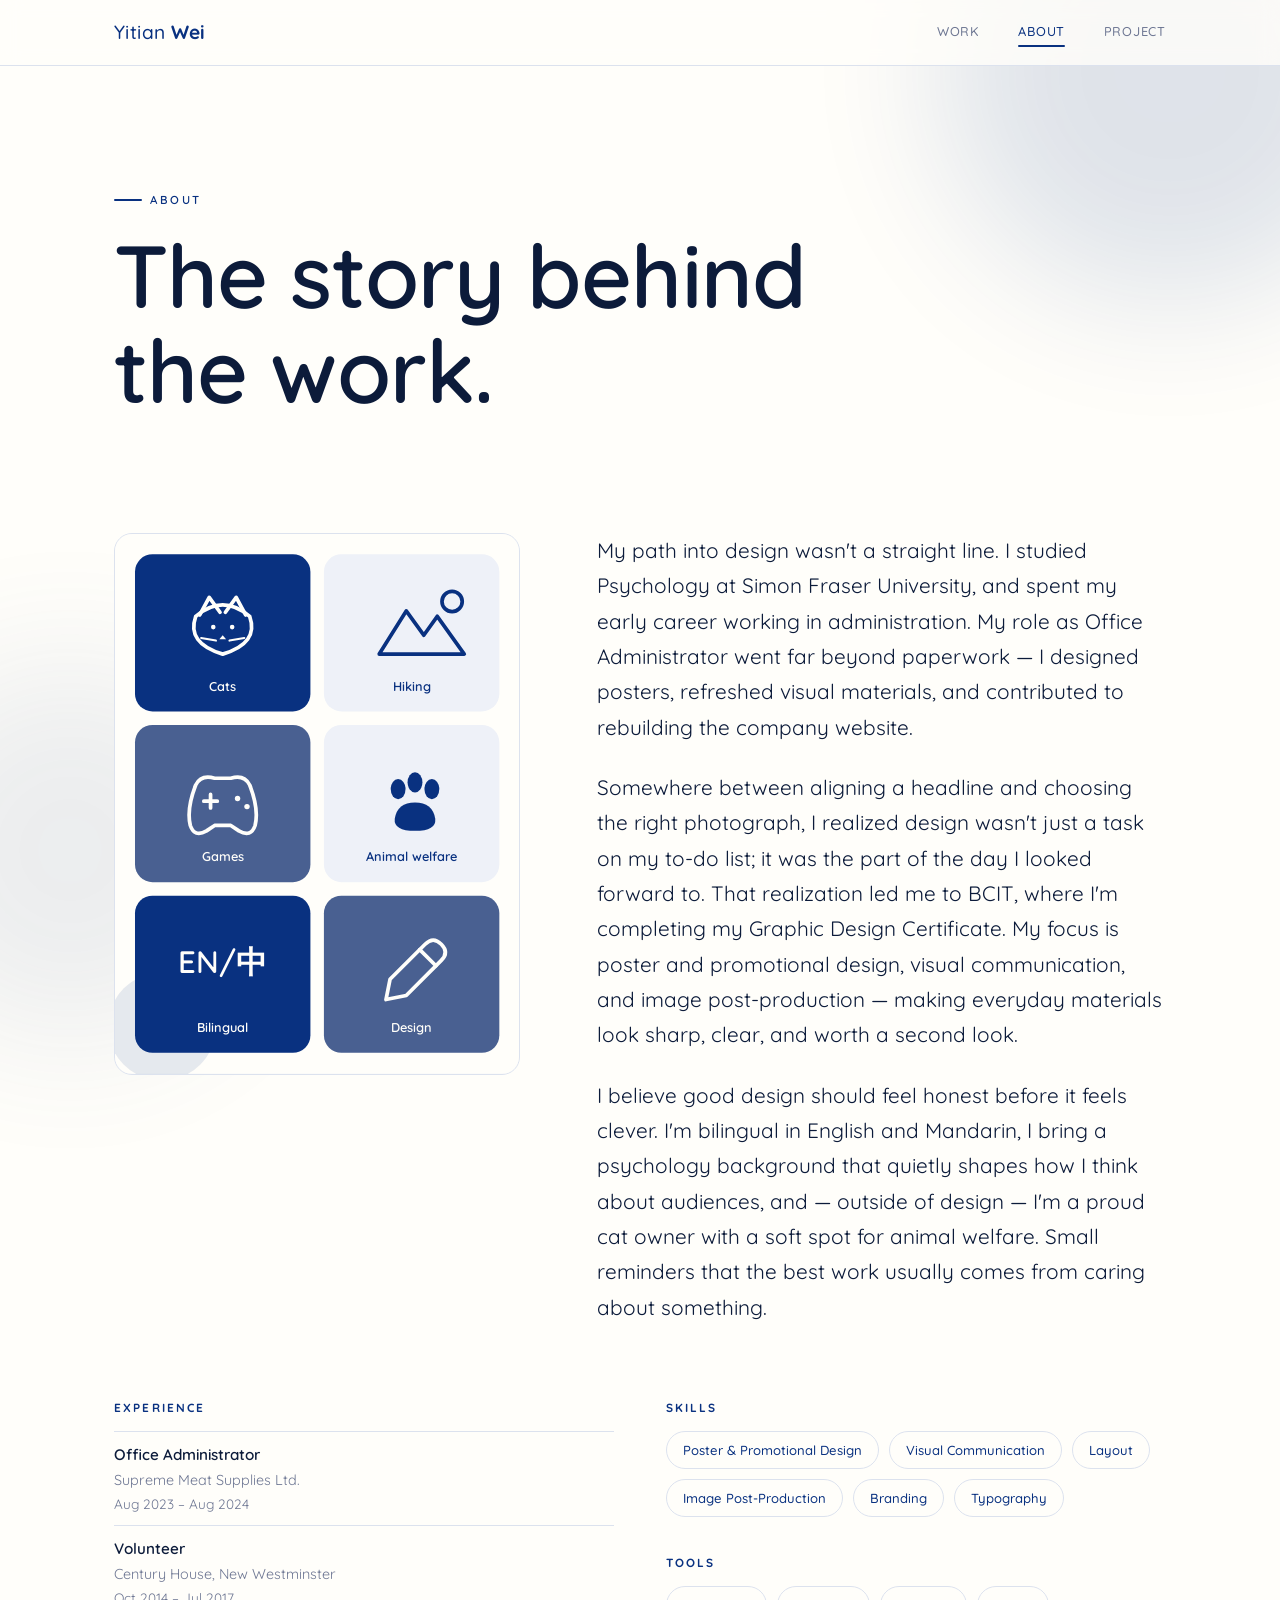
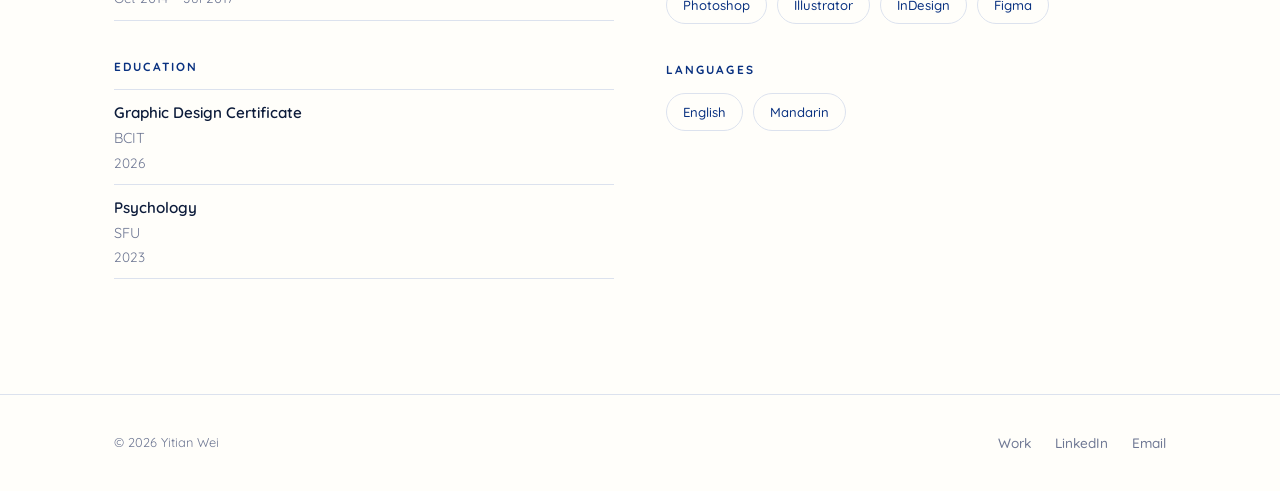
<file: about.html>
<!DOCTYPE html>
<html lang="en">
<head>
  <meta charset="UTF-8" />
  <meta name="viewport" content="width=device-width, initial-scale=1.0" />
  <title>About — Yitian Wei</title>
  <meta name="description" content="The story behind the work: Yitian Wei's path from administration into graphic design." />
  <link rel="preconnect" href="https://fonts.googleapis.com" />
  <link rel="preconnect" href="https://fonts.gstatic.com" crossorigin />
  <link href="https://fonts.googleapis.com/css2?family=Quicksand:wght@300;400;500;600;700&display=swap" rel="stylesheet" />
  <link rel="stylesheet" href="css/styles.css" />
</head>
<body>
  <div class="blob blob--1"></div>
  <div class="blob blob--2"></div>

  <!-- NAV -->
  <nav class="nav">
    <div class="nav__inner">
      <a class="nav__logo" href="index.html">Yitian <b>Wei</b></a>
      <div class="nav__links">
        <a href="index.html">Work</a>
        <a href="about.html" aria-current="page">About</a>
        <a href="work-personal-identity.html">Project</a>
      </div>
    </div>
  </nav>

  <!-- INTRO -->
  <header class="section wrap" style="padding-bottom:0;">
    <p class="eyebrow reveal d1">About</p>
    <h1 class="reveal d2" style="font-size:clamp(2.6rem,7vw,5.5rem); margin-top:18px; max-width:14ch;">The story behind the work.</h1>
  </header>

  <!-- BODY -->
  <section class="section wrap">
    <div class="about-grid">

      <!-- PORTRAIT → on-brand "interests" collage (no photo) -->
      <div class="portrait reveal d2" style="background:var(--paper-2);">
        <svg viewBox="0 0 600 800" width="100%" height="100%" preserveAspectRatio="xMidYMid slice" xmlns="http://www.w3.org/2000/svg" role="img" aria-label="A few things I love: cats, hiking, games, animal welfare, bilingual, design">
          <defs>
            <style>
              .lbl { font-family:'Quicksand',sans-serif; font-weight:600; font-size:19px; }
              .ic  { fill:none; stroke-width:5.5; stroke-linecap:round; stroke-linejoin:round; }
            </style>
          </defs>
          <rect width="600" height="800" fill="#FFFEFA"/>
          <!-- soft brand blobs -->
          <path d="M520 70 q70 30 30 90 q-50 50 -90 10 q-40 -60 60 -100 z" fill="#496091" opacity="0.16"/>
          <circle cx="70" cy="730" r="80" fill="#093180" opacity="0.10"/>

          <!-- A · Cat (cobalt) -->
          <rect x="30" y="30" width="260" height="233" rx="26" fill="#093180"/>
          <g stroke="#FFFEFA" class="ic">
            <path d="M126 120 l14 -26 l16 22"/>
            <path d="M194 120 l-14 -26 l-16 22"/>
            <path d="M120 122 q40 -34 80 0 q14 40 -40 56 q-54 -16 -40 -56 z"/>
          </g>
          <circle cx="146" cy="138" r="3.4" fill="#FFFEFA"/><circle cx="174" cy="138" r="3.4" fill="#FFFEFA"/>
          <path d="M160 150 l-5 6 h10 z" fill="#FFFEFA"/>
          <g stroke="#FFFEFA" stroke-width="3" stroke-linecap="round"><path d="M150 158 l-22 -4"/><path d="M170 158 l22 -4"/></g>
          <text x="160" y="232" text-anchor="middle" class="lbl" fill="#FFFEFA">Cats</text>

          <!-- B · Hiking (light) -->
          <rect x="310" y="30" width="260" height="233" rx="26" fill="#EEF1F8"/>
          <circle cx="500" cy="100" r="15" stroke="#093180" class="ic"/>
          <path d="M392 178 l40 -64 l26 36 l20 -28 l40 56 z" stroke="#093180" class="ic"/>
          <text x="440" y="232" text-anchor="middle" class="lbl" fill="#093180">Hiking</text>

          <!-- C · Games (muted) -->
          <rect x="30" y="283" width="260" height="233" rx="26" fill="#496091"/>
          <g stroke="#FFFEFA" class="ic">
            <path d="M120 372 q-14 36 -8 60 q6 18 24 8 l12 -8 h24 l12 8 q18 10 24 -8 q6 -24 -8 -60 q-8 -16 -28 -10 h-24 q-20 -6 -28 10 z"/>
            <path d="M132 396 h20 M142 386 v20"/>
          </g>
          <circle cx="182" cy="392" r="4" fill="#FFFEFA"/><circle cx="196" cy="404" r="4" fill="#FFFEFA"/>
          <text x="160" y="485" text-anchor="middle" class="lbl" fill="#FFFEFA">Games</text>

          <!-- D · Animal welfare paw (light) -->
          <rect x="310" y="283" width="260" height="233" rx="26" fill="#EEF1F8"/>
          <g fill="#093180">
            <ellipse cx="420" cy="378" rx="11" ry="15"/><ellipse cx="445" cy="368" rx="11" ry="15"/>
            <ellipse cx="470" cy="378" rx="11" ry="15"/>
            <path d="M445 398 q-26 0 -30 24 q-2 18 30 18 q32 0 30 -18 q-4 -24 -30 -24 z"/>
          </g>
          <text x="440" y="485" text-anchor="middle" class="lbl" fill="#093180">Animal welfare</text>

          <!-- E · Bilingual (cobalt) -->
          <rect x="30" y="536" width="260" height="233" rx="26" fill="#093180"/>
          <text x="160" y="650" text-anchor="middle" font-family="Quicksand,sans-serif" font-weight="600" font-size="46" fill="#FFFEFA">EN/中</text>
          <text x="160" y="738" text-anchor="middle" class="lbl" fill="#FFFEFA">Bilingual</text>

          <!-- F · Design (muted) -->
          <rect x="310" y="536" width="260" height="233" rx="26" fill="#496091"/>
          <g stroke="#FFFEFA" class="ic">
            <path d="M408 660 l52 -52 q12 -12 24 0 q12 12 0 24 l-52 52 l-30 6 z"/>
            <path d="M452 616 l24 24"/>
          </g>
          <text x="440" y="738" text-anchor="middle" class="lbl" fill="#FFFEFA">Design</text>
        </svg>
      </div>

      <!-- PROSE -->
      <div class="prose lead reveal d3">
        <p>
          My path into design wasn't a straight line. I studied Psychology at Simon Fraser
          University, and spent my early career working in administration. My role as Office
          Administrator went far beyond paperwork — I designed posters, refreshed visual 
          materials, and contributed to rebuilding the company website.
        </p>
        <p>
          Somewhere between aligning a headline and choosing the right photograph, I realized
          design wasn't just a task on my to-do list; it was the part of the day I looked
          forward to. That realization led me to BCIT, where I'm completing my Graphic Design
          Certificate. My focus is poster and promotional design, visual communication, and
          image post-production — making everyday materials look sharp, clear, and worth a
          second look.
        </p>
        <p>
          I believe good design should feel honest before it feels clever. I'm bilingual in
          English and Mandarin, I bring a psychology background that quietly shapes how I think
          about audiences, and — outside of design — I'm a proud cat owner with a soft spot for
          animal welfare. Small reminders that the best work usually comes from caring about
          something.
        </p>
      </div>
    </div>

    <!-- FACTS -->
    <div class="facts">
      <div class="reveal d3">
        <h3>Experience</h3>
        <ul>
          <li>
            <div class="role">Office Administrator</div>
            <div class="muted" style="font-size:0.9rem;">Supreme Meat Supplies Ltd.</div>
            <div class="when">Aug 2023 – Aug 2024</div>
          </li>
          <li>
            <div class="role">Volunteer</div>
            <div class="muted" style="font-size:0.9rem;">Century House, New Westminster</div>
            <div class="when">Oct 2014 – Jul 2017</div>
          </li>
        </ul>

        <h3 style="margin-top:40px;">Education</h3>
        <ul>
          <li>
            <div class="role">Graphic Design Certificate</div>
            <div class="muted" style="font-size:0.9rem;">BCIT</div>
            <div class="when">2026</div>
          </li>
          <li>
            <div class="role">Psychology</div>
            <div class="muted" style="font-size:0.9rem;">SFU</div>
            <div class="when">2023</div>
          </li>
        </ul>
      </div>

      <div class="reveal d4">
        <h3>Skills</h3>
        <div class="skills-tags">
          <span>Poster &amp; Promotional Design</span>
          <span>Visual Communication</span>
          <span>Layout</span>
          <span>Image Post-Production</span>
          <span>Branding</span>
          <span>Typography</span>
        </div>

        <h3 style="margin-top:40px;">Tools</h3>
        <div class="skills-tags">
          <span>Photoshop</span>
          <span>Illustrator</span>
          <span>InDesign</span>
          <span>Figma</span>
        </div>

        <h3 style="margin-top:40px;">Languages</h3>
        <div class="skills-tags">
          <span>English</span>
          <span>Mandarin</span>
        </div>
      </div>
    </div>
  </section>

  <!-- FOOTER -->
  <footer class="footer">
    <div class="footer__inner">
      <span class="copy">© 2026 Yitian Wei</span>
      <div style="display:flex; gap:24px;">
        <a href="index.html">Work</a>
        <a href="https://www.linkedin.com/in/yitianw/" target="_blank" rel="noopener">LinkedIn</a>
        <a href="mailto:yitianweibiz@gmail.com">Email</a>
      </div>
    </div>
  </footer>

</body>
</html>
</file>
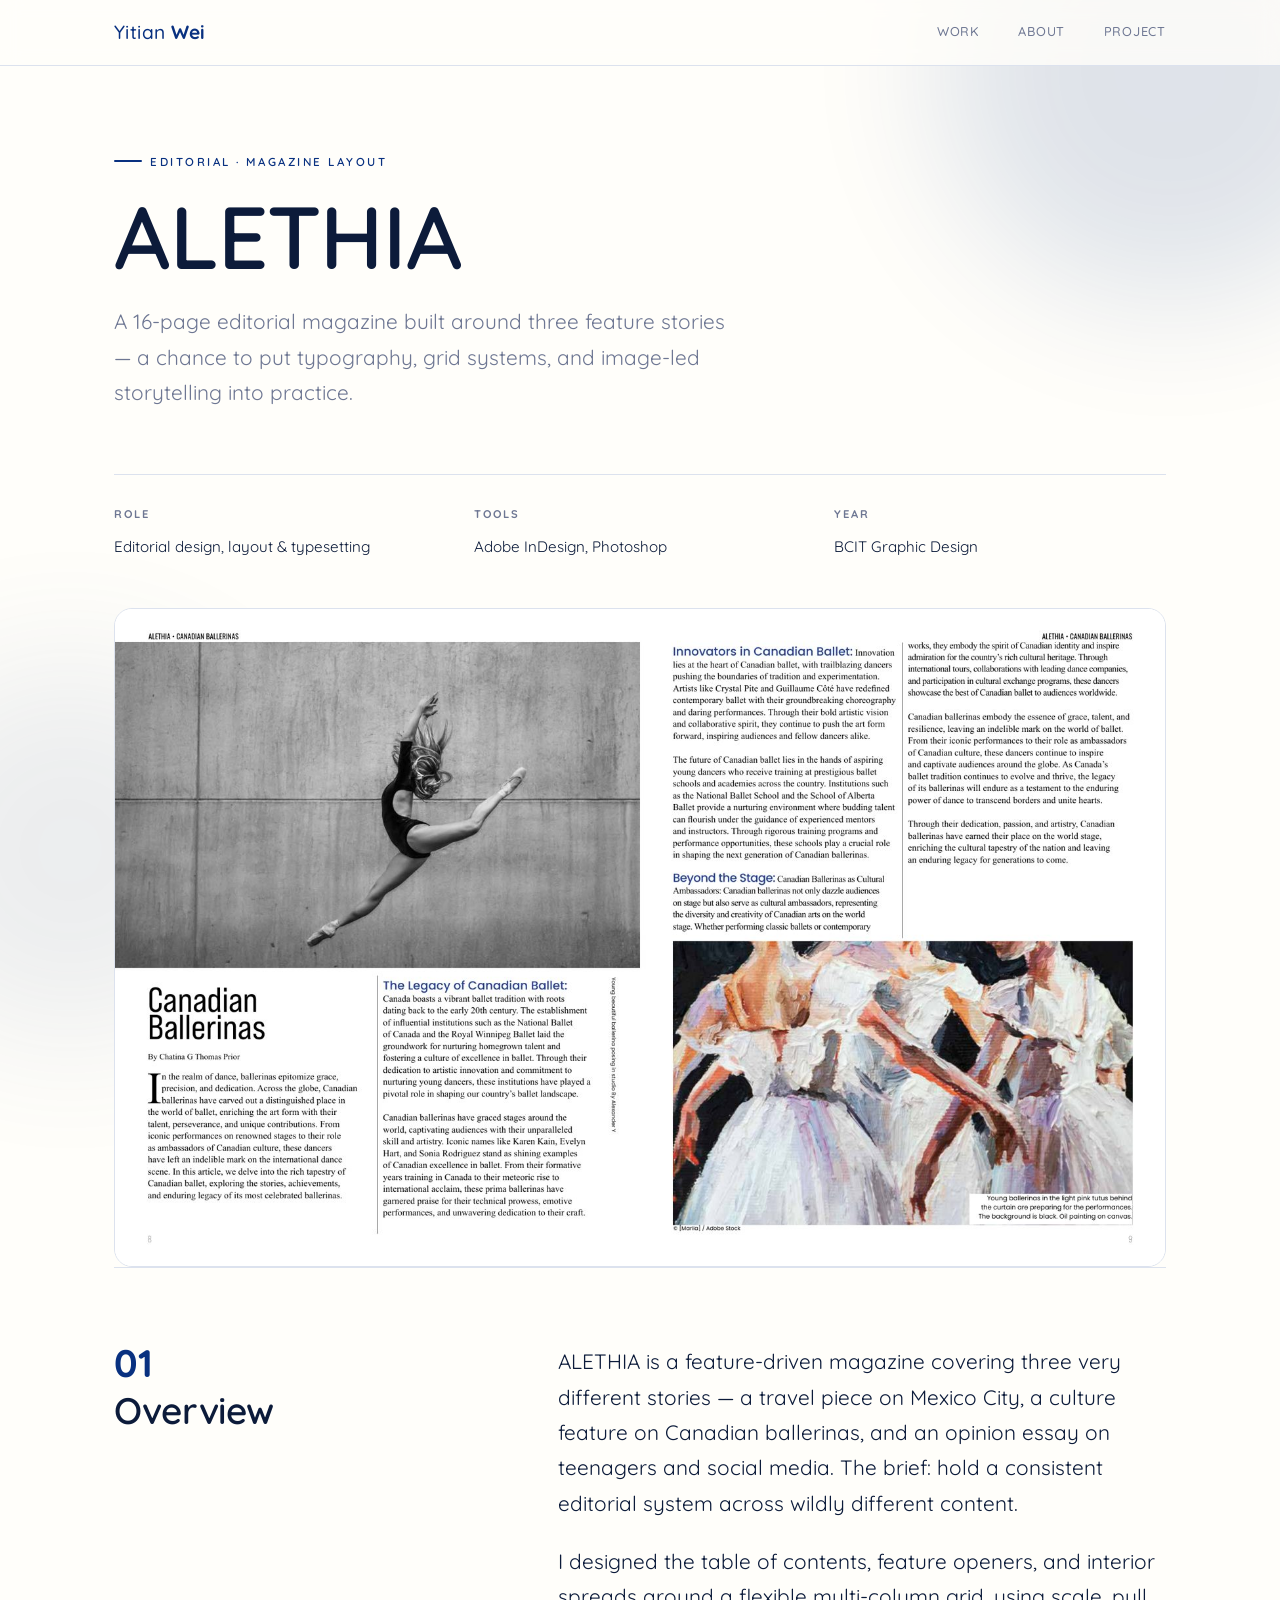
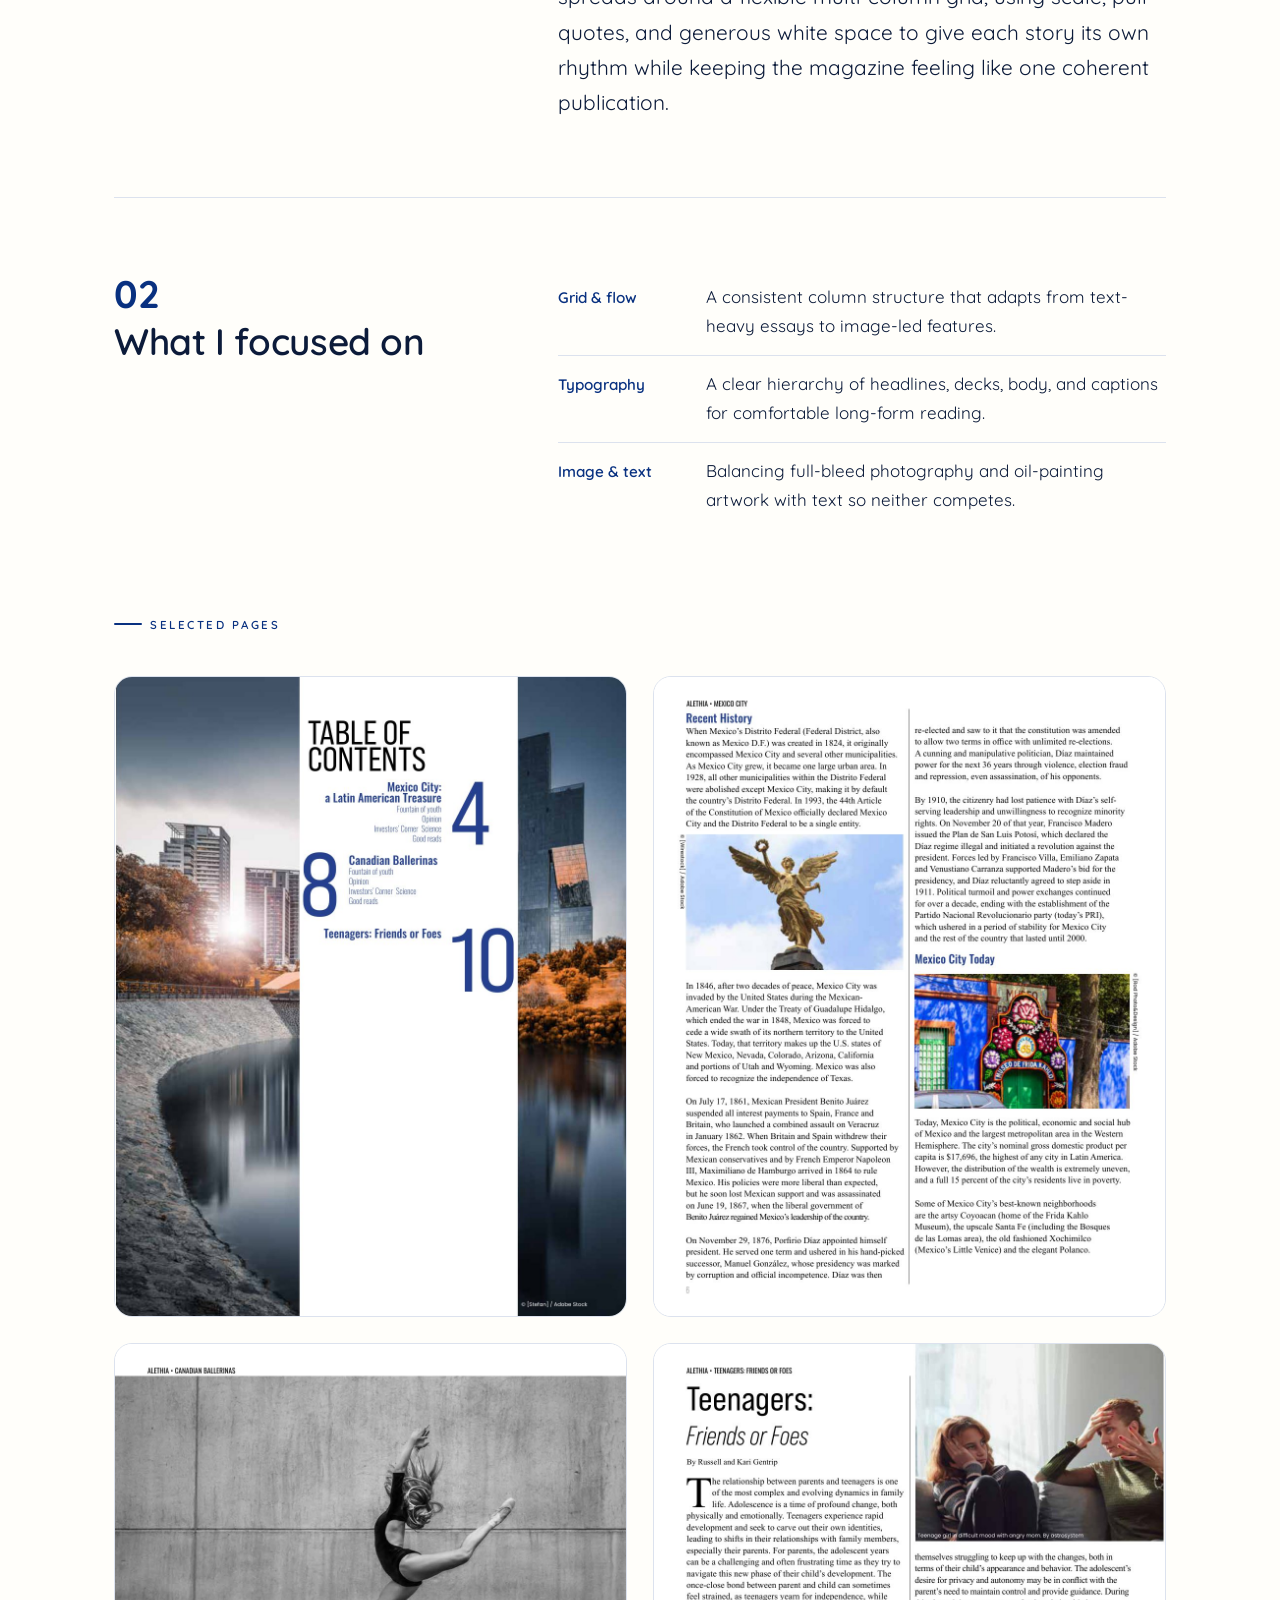
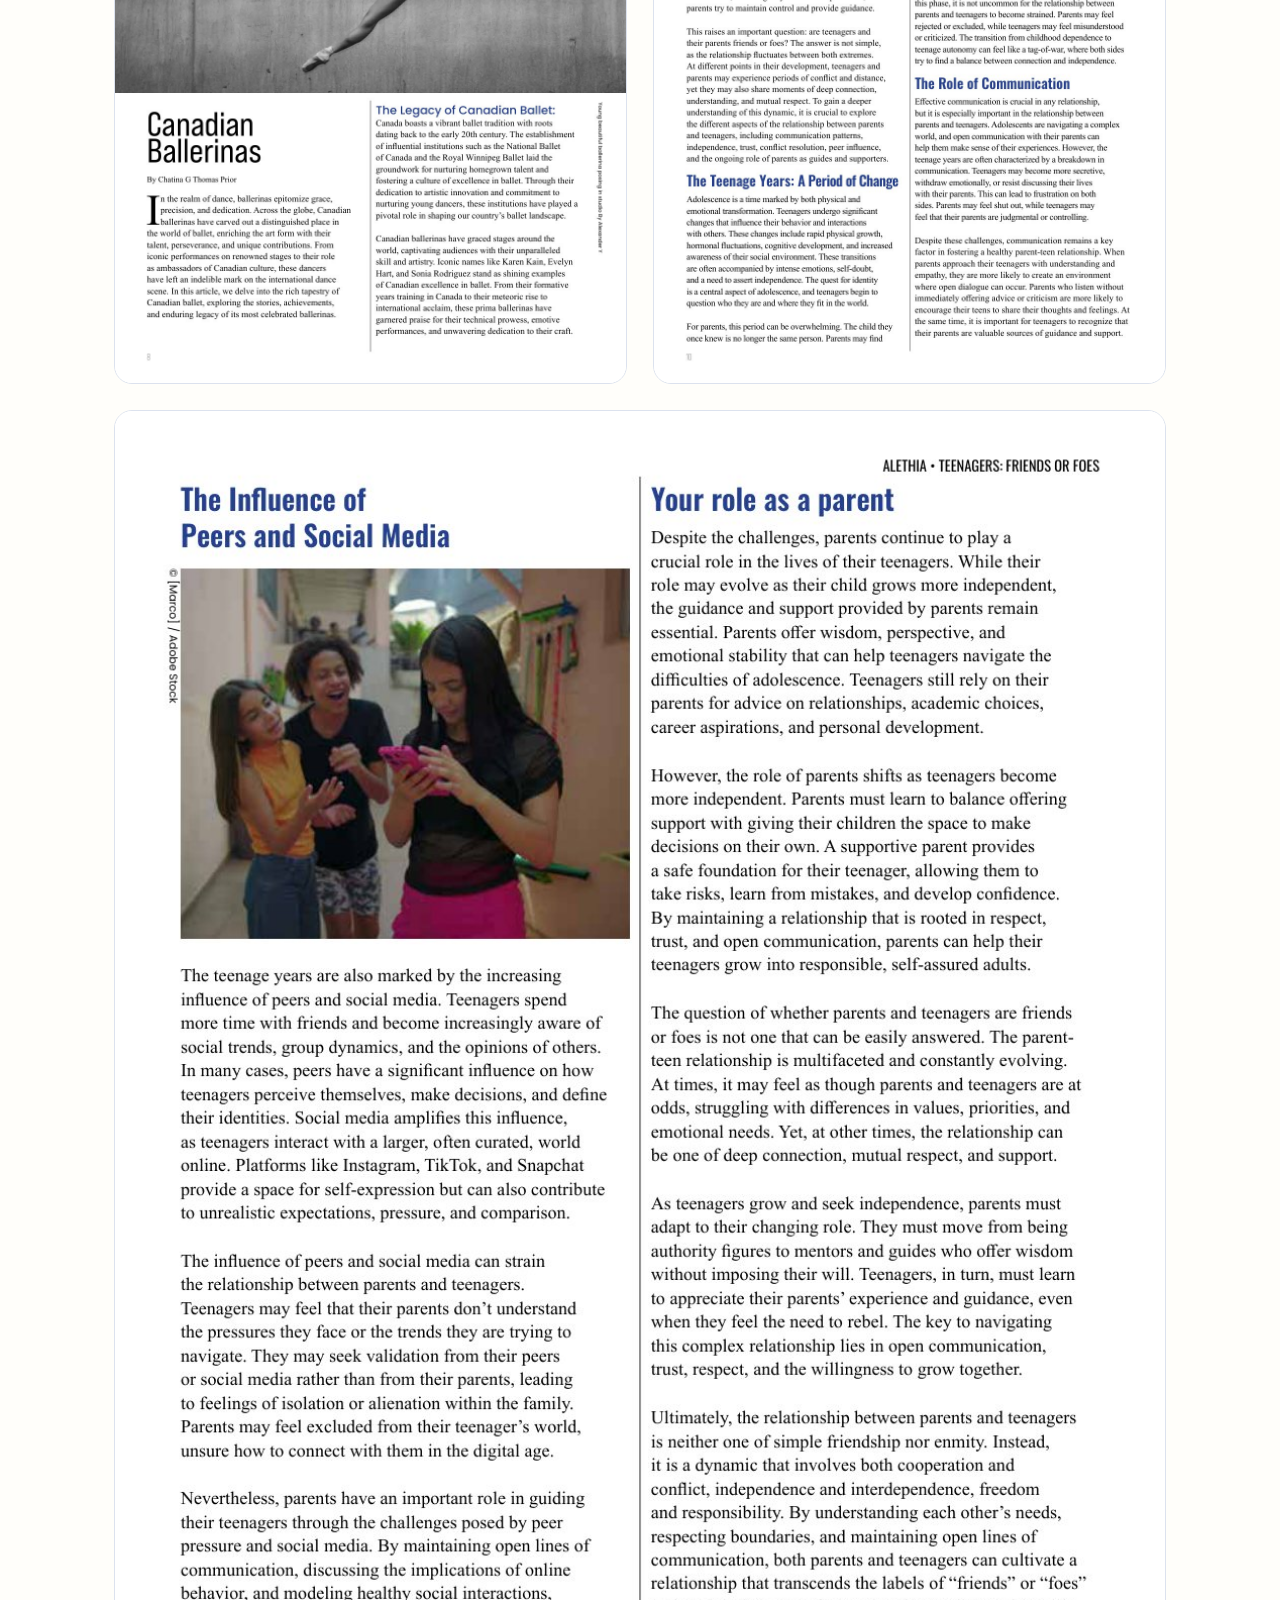
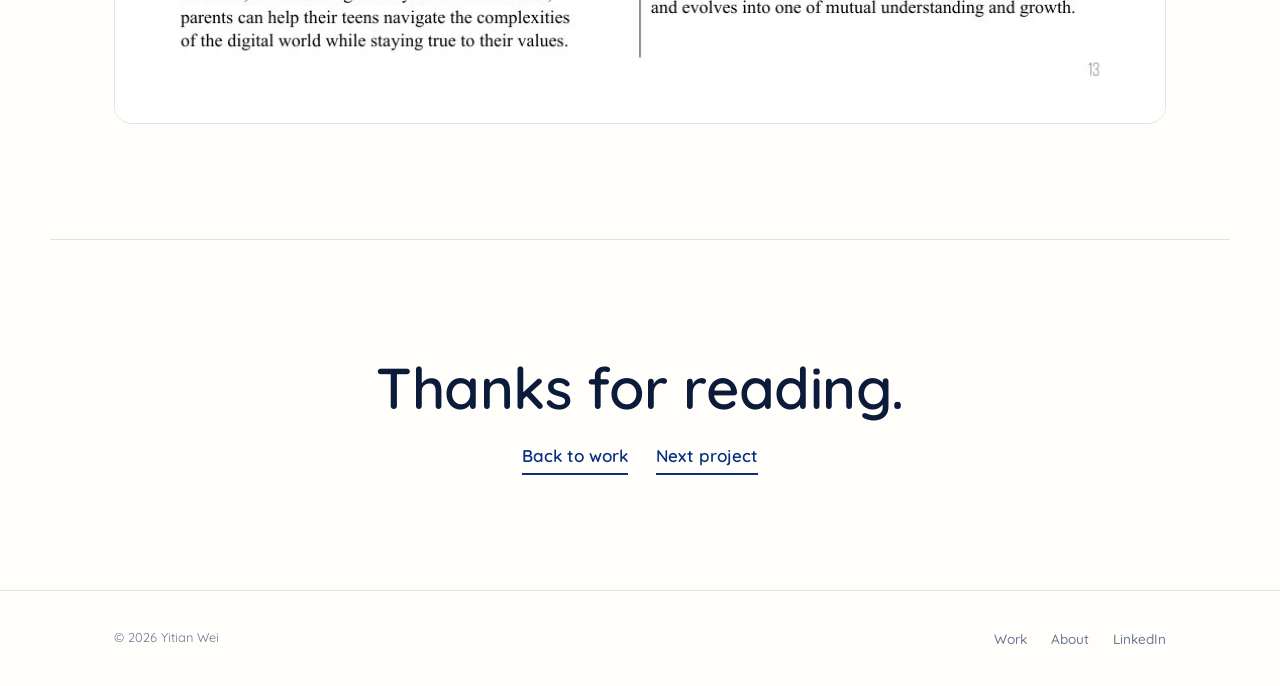
<file: work-alethia.html>
<!DOCTYPE html>
<html lang="en">
<head>
  <meta charset="UTF-8" />
  <meta name="viewport" content="width=device-width, initial-scale=1.0" />
  <title>ALETHIA Magazine — Yitian Wei</title>
  <meta name="description" content="ALETHIA — a 16-page editorial magazine: feature layouts, multi-column grids, and typographic detail." />
  <link rel="preconnect" href="https://fonts.googleapis.com" />
  <link rel="preconnect" href="https://fonts.gstatic.com" crossorigin />
  <link href="https://fonts.googleapis.com/css2?family=Quicksand:wght@300;400;500;600;700&display=swap" rel="stylesheet" />
  <link rel="stylesheet" href="css/styles.css" />
</head>
<body>
  <div class="blob blob--1"></div>
  <div class="blob blob--2"></div>

  <nav class="nav">
    <div class="nav__inner">
      <a class="nav__logo" href="index.html">Yitian <b>Wei</b></a>
      <div class="nav__links">
        <a href="index.html">Work</a>
        <a href="about.html">About</a>
        <a href="work-personal-identity.html">Project</a>
      </div>
    </div>
  </nav>

  <header class="case-hero wrap">
    <p class="eyebrow reveal d1">Editorial · Magazine Layout</p>
    <h1 class="reveal d2">ALETHIA</h1>
    <p class="lead muted reveal d3" style="margin-top:20px;">
      A 16-page editorial magazine built around three feature stories — a chance to put
      typography, grid systems, and image-led storytelling into practice.
    </p>
    <div class="case-facts reveal d4">
      <div><h4>Role</h4><p>Editorial design, layout &amp; typesetting</p></div>
      <div><h4>Tools</h4><p>Adobe InDesign, Photoshop</p></div>
      <div><h4>Year</h4><p>BCIT Graphic Design</p></div>
    </div>
  </header>

  <section class="wrap" style="padding-top:clamp(28px,5vw,48px);">
    <div class="bb full"><img src="images/work-alethia.jpg" alt="ALETHIA — Canadian Ballerinas feature spread" /></div>
  </section>

  <section class="wrap">
    <div class="case-block">
      <div><div class="num">01</div><h2>Overview</h2></div>
      <div class="body lead">
        <p>
          ALETHIA is a feature-driven magazine covering three very different stories — a travel
          piece on Mexico City, a culture feature on Canadian ballerinas, and an opinion essay on
          teenagers and social media. The brief: hold a consistent editorial system across wildly
          different content.
        </p>
        <p>
          I designed the table of contents, feature openers, and interior spreads around a flexible
          multi-column grid, using scale, pull quotes, and generous white space to give each story
          its own rhythm while keeping the magazine feeling like one coherent publication.
        </p>
      </div>
    </div>
    <div class="case-block">
      <div><div class="num">02</div><h2>What I focused on</h2></div>
      <div class="body">
        <ul class="steps">
          <li><b>Grid &amp; flow</b><span>A consistent column structure that adapts from text-heavy essays to image-led features.</span></li>
          <li><b>Typography</b><span>A clear hierarchy of headlines, decks, body, and captions for comfortable long-form reading.</span></li>
          <li><b>Image &amp; text</b><span>Balancing full-bleed photography and oil-painting artwork with text so neither competes.</span></li>
        </ul>
      </div>
    </div>
  </section>

  <section class="section wrap" style="padding-top:0;">
    <p class="eyebrow" style="margin-bottom:24px;">Selected Pages</p>
    <div class="brandbook">
      <div class="bb"><img src="images/alethia-3.jpg" alt="Mexico City feature page" /></div>
      <div class="bb"><img src="images/alethia-6.jpg" alt="Mexico City feature page" /></div>
      <div class="bb"><img src="images/alethia-8.jpg" alt="Canadian Ballerinas feature page" /></div>
      <div class="bb"><img src="images/alethia-10.jpg" alt="Teenagers feature page" /></div>
      <div class="bb full"><img src="images/alethia-13.jpg" alt="Feature spread" /></div>
    </div>
  </section>

  <section class="endcta wrap">
    <h2>Thanks for reading.</h2>
    <p style="margin-top:14px; display:flex; gap:28px; justify-content:center; flex-wrap:wrap;">
      <a class="big" href="index.html">Back to work</a>
      <a class="big" href="work-personal-identity.html">Next project</a>
    </p>
  </section>

  <footer class="footer">
    <div class="footer__inner">
      <span class="copy">© 2026 Yitian Wei</span>
      <div style="display:flex; gap:24px;">
        <a href="index.html">Work</a>
        <a href="about.html">About</a>
        <a href="https://www.linkedin.com/in/yitianw/" target="_blank" rel="noopener">LinkedIn</a>
      </div>
    </div>
  </footer>
</body>
</html>
</file>
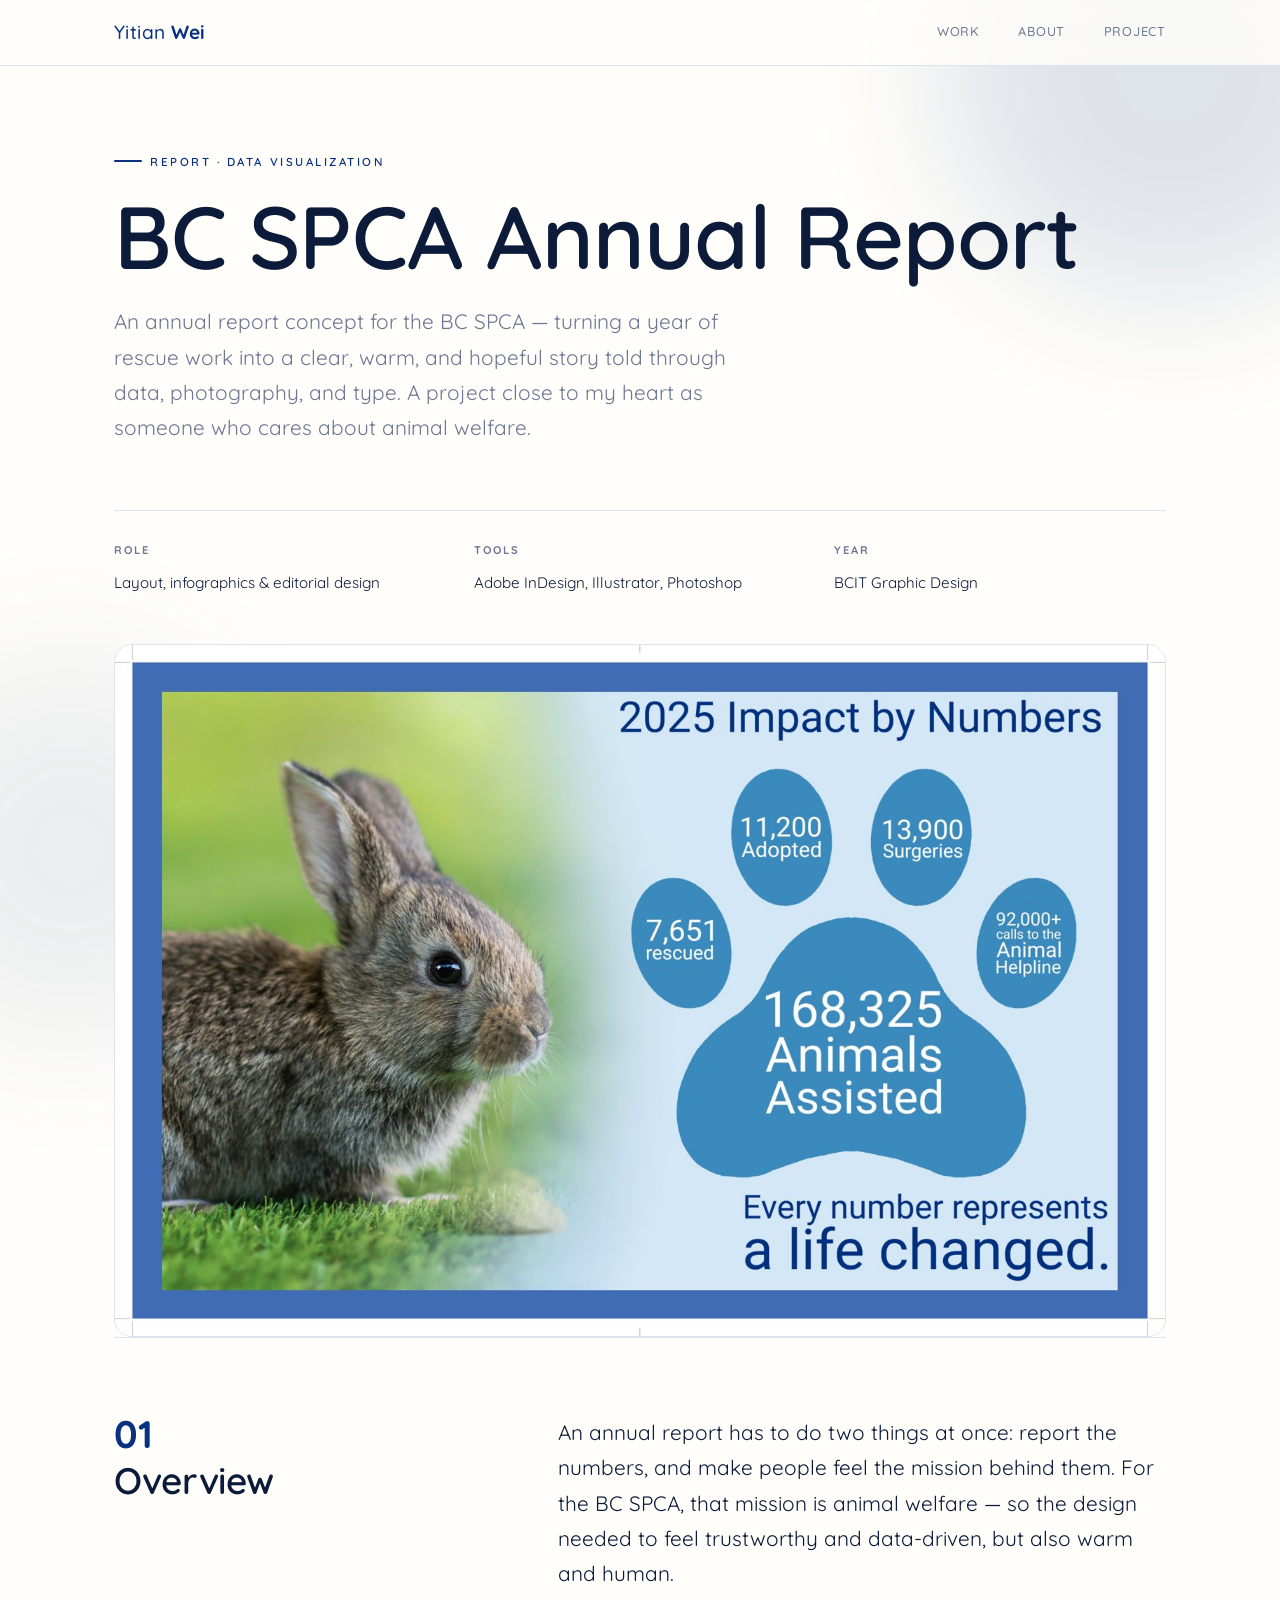
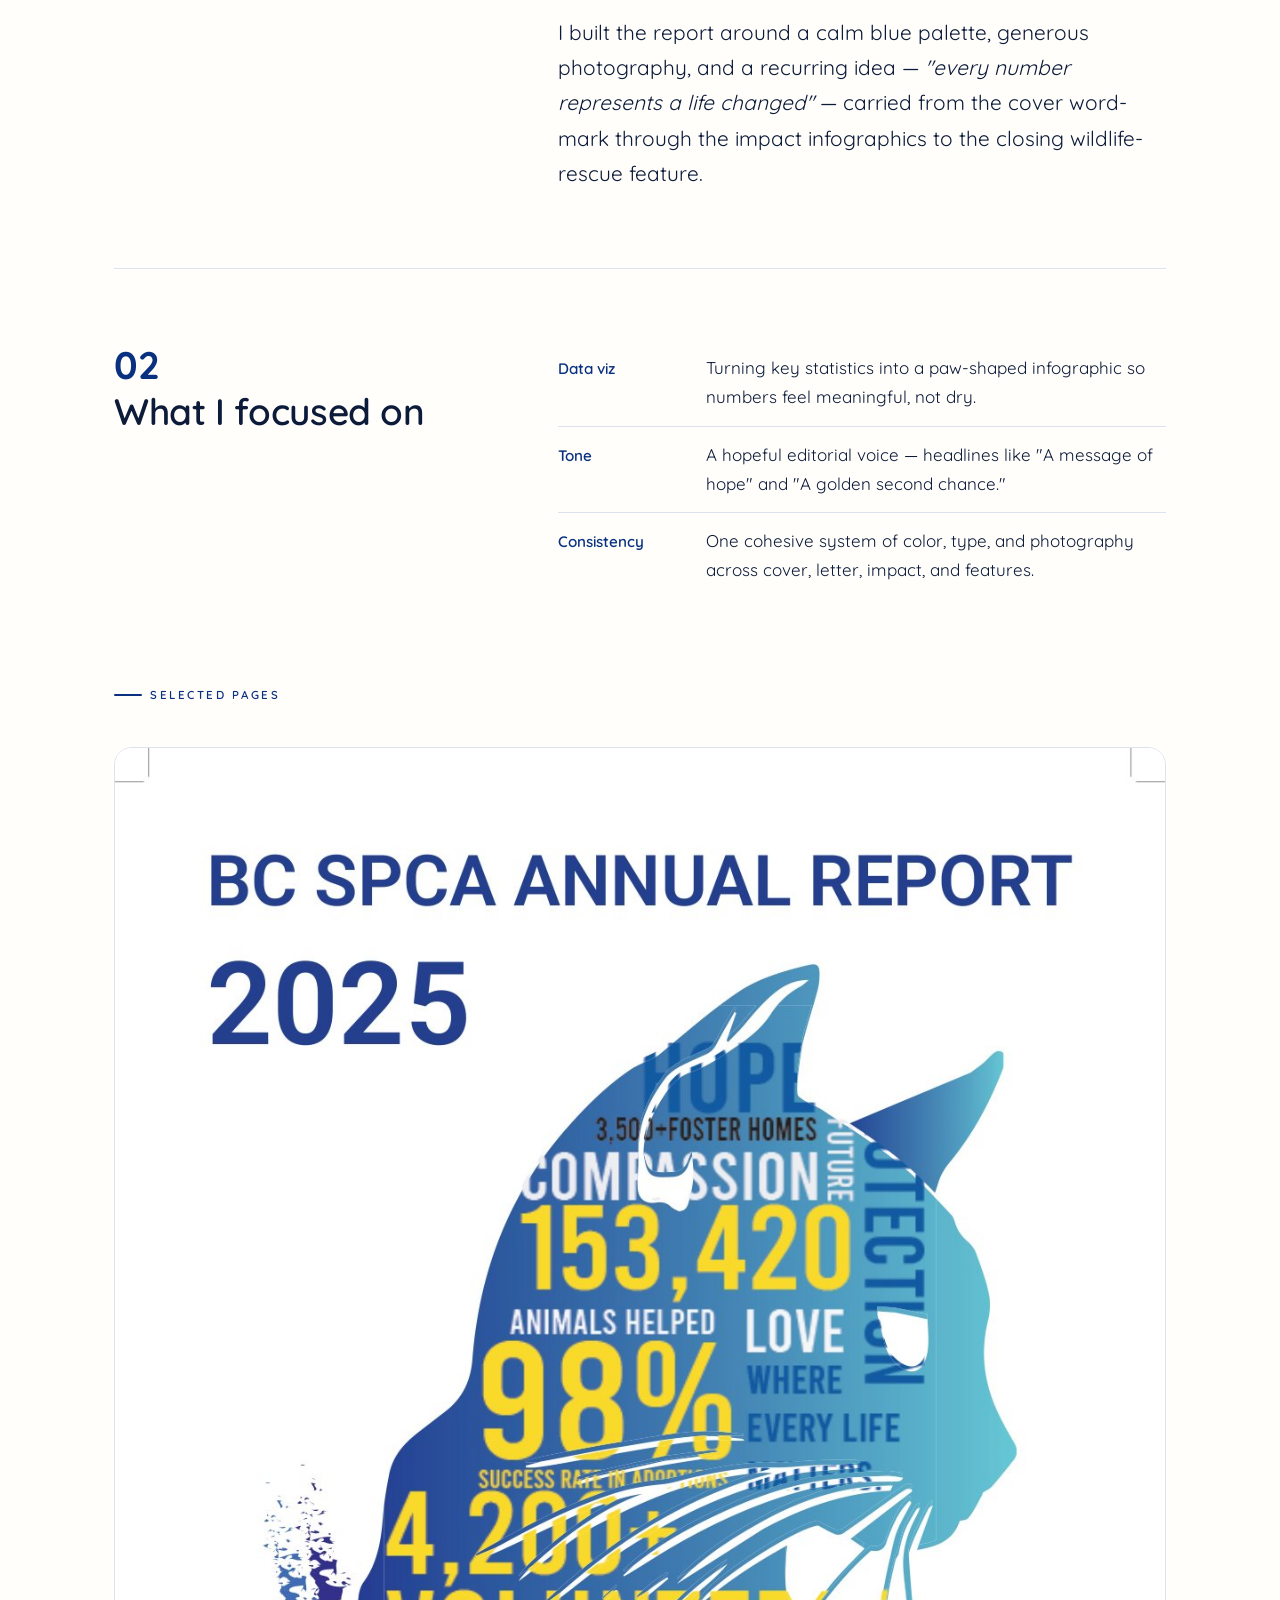
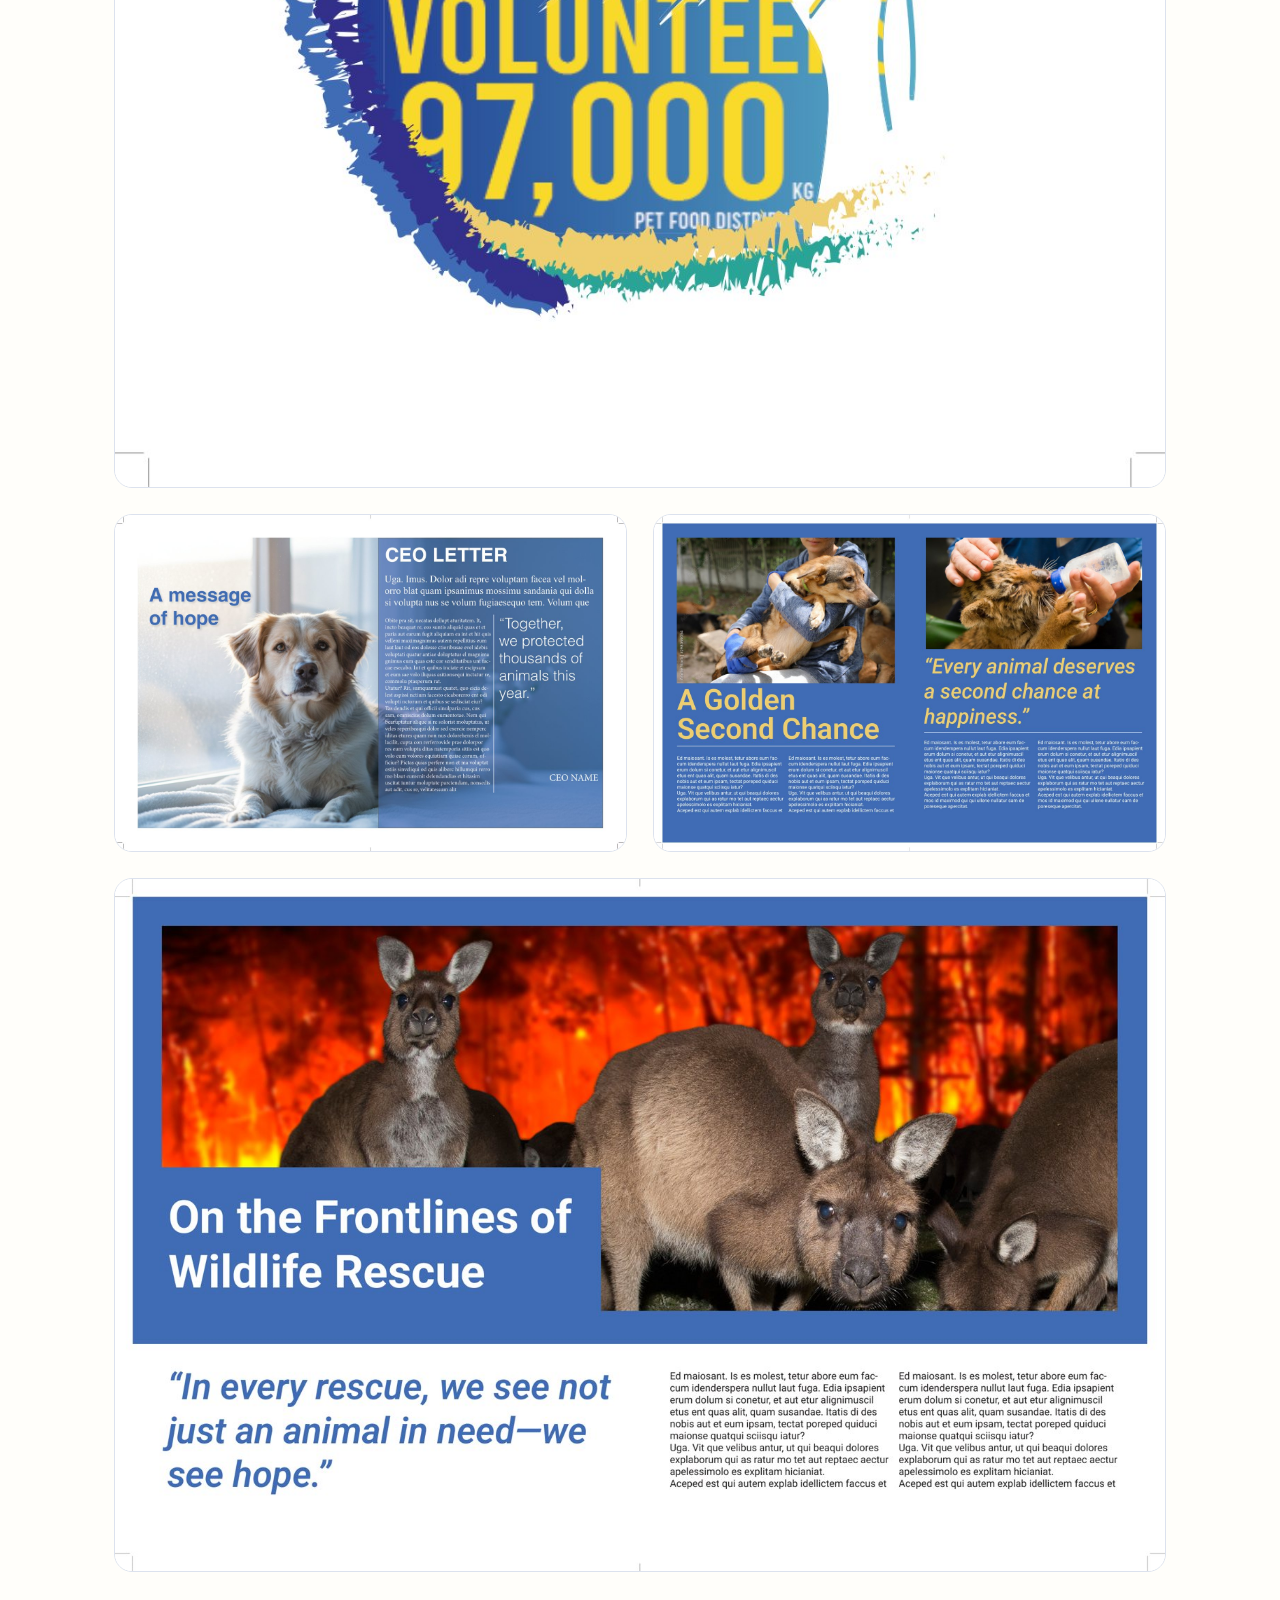
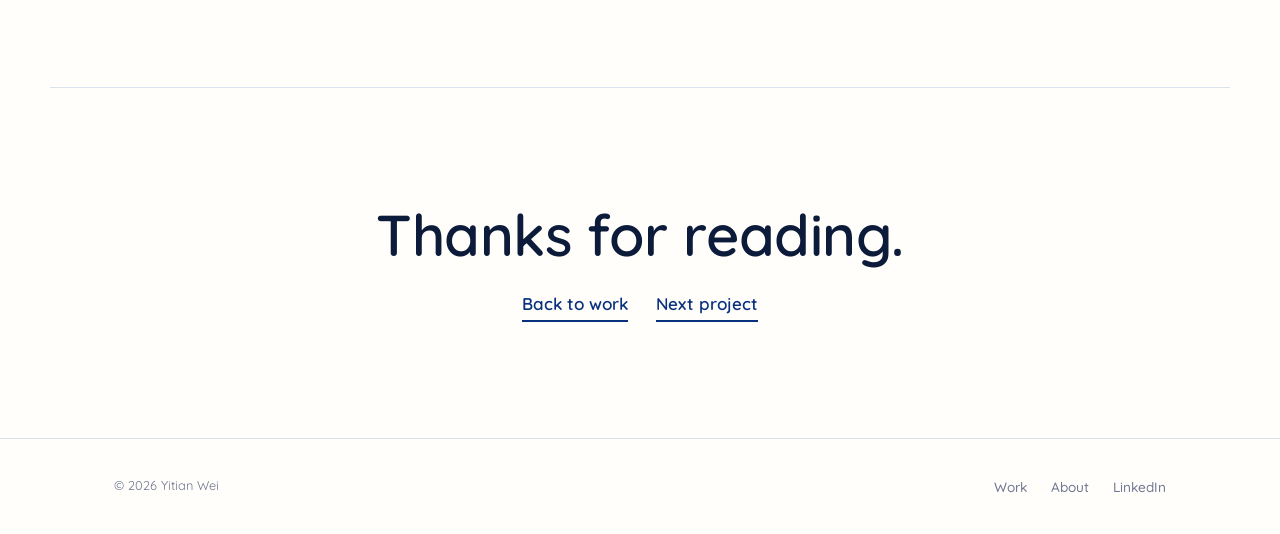
<file: work-bcspca.html>
<!DOCTYPE html>
<html lang="en">
<head>
  <meta charset="UTF-8" />
  <meta name="viewport" content="width=device-width, initial-scale=1.0" />
  <title>BC SPCA Annual Report — Yitian Wei</title>
  <meta name="description" content="An annual report concept for the BC SPCA — data visualization, photography, and a warm editorial voice." />
  <link rel="preconnect" href="https://fonts.googleapis.com" />
  <link rel="preconnect" href="https://fonts.gstatic.com" crossorigin />
  <link href="https://fonts.googleapis.com/css2?family=Quicksand:wght@300;400;500;600;700&display=swap" rel="stylesheet" />
  <link rel="stylesheet" href="css/styles.css" />
</head>
<body>
  <div class="blob blob--1"></div>
  <div class="blob blob--2"></div>

  <nav class="nav">
    <div class="nav__inner">
      <a class="nav__logo" href="index.html">Yitian <b>Wei</b></a>
      <div class="nav__links">
        <a href="index.html">Work</a>
        <a href="about.html">About</a>
        <a href="work-personal-identity.html">Project</a>
      </div>
    </div>
  </nav>

  <header class="case-hero wrap">
    <p class="eyebrow reveal d1">Report · Data Visualization</p>
    <h1 class="reveal d2">BC SPCA Annual Report</h1>
    <p class="lead muted reveal d3" style="margin-top:20px;">
      An annual report concept for the BC SPCA — turning a year of rescue work into a clear,
      warm, and hopeful story told through data, photography, and type. A project close to my
      heart as someone who cares about animal welfare.
    </p>
    <div class="case-facts reveal d4">
      <div><h4>Role</h4><p>Layout, infographics &amp; editorial design</p></div>
      <div><h4>Tools</h4><p>Adobe InDesign, Illustrator, Photoshop</p></div>
      <div><h4>Year</h4><p>BCIT Graphic Design</p></div>
    </div>
  </header>

  <section class="wrap" style="padding-top:clamp(28px,5vw,48px);">
    <div class="bb full"><img src="images/bcspca-3.jpg" alt="2025 Impact by Numbers infographic" /></div>
  </section>

  <section class="wrap">
    <div class="case-block">
      <div><div class="num">01</div><h2>Overview</h2></div>
      <div class="body lead">
        <p>
          An annual report has to do two things at once: report the numbers, and make people
          feel the mission behind them. For the BC SPCA, that mission is animal welfare — so the
          design needed to feel trustworthy and data-driven, but also warm and human.
        </p>
        <p>
          I built the report around a calm blue palette, generous photography, and a recurring
          idea — <em>"every number represents a life changed"</em> — carried from the cover word-mark
          through the impact infographics to the closing wildlife-rescue feature.
        </p>
      </div>
    </div>
    <div class="case-block">
      <div><div class="num">02</div><h2>What I focused on</h2></div>
      <div class="body">
        <ul class="steps">
          <li><b>Data viz</b><span>Turning key statistics into a paw-shaped infographic so numbers feel meaningful, not dry.</span></li>
          <li><b>Tone</b><span>A hopeful editorial voice — headlines like "A message of hope" and "A golden second chance."</span></li>
          <li><b>Consistency</b><span>One cohesive system of color, type, and photography across cover, letter, impact, and features.</span></li>
        </ul>
      </div>
    </div>
  </section>

  <section class="section wrap" style="padding-top:0;">
    <p class="eyebrow" style="margin-bottom:24px;">Selected Pages</p>
    <div class="brandbook">
      <div class="bb full"><img src="images/bcspca-1.jpg" alt="BC SPCA annual report cover" /></div>
      <div class="bb"><img src="images/bcspca-2.jpg" alt="A message of hope — CEO letter" /></div>
      <div class="bb"><img src="images/bcspca-4.jpg" alt="A Golden Second Chance feature" /></div>
      <div class="bb full"><img src="images/bcspca-5.jpg" alt="On the Frontlines of Wildlife Rescue" /></div>
    </div>
  </section>

  <section class="endcta wrap">
    <h2>Thanks for reading.</h2>
    <p style="margin-top:14px; display:flex; gap:28px; justify-content:center; flex-wrap:wrap;">
      <a class="big" href="index.html">Back to work</a>
      <a class="big" href="work-alethia.html">Next project</a>
    </p>
  </section>

  <footer class="footer">
    <div class="footer__inner">
      <span class="copy">© 2026 Yitian Wei</span>
      <div style="display:flex; gap:24px;">
        <a href="index.html">Work</a>
        <a href="about.html">About</a>
        <a href="https://www.linkedin.com/in/yitianw/" target="_blank" rel="noopener">LinkedIn</a>
      </div>
    </div>
  </footer>
</body>
</html>
</file>
<file: css/styles.css>
/* =========================================================
   YITIAN WEI — PORTFOLIO
   Brand system: cobalt blue · off-white · Quicksand
   Calm · warm · clear · genuine
   ---------------------------------------------------------
   Brand palette (from the Personal Identity project):
     Cobalt  #093180   Muted blue #496091   Off-white #FFFEFA
   ========================================================= */

:root {
  --paper:    #FFFEFA;   /* off-white background (brand)     */
  --paper-2:  #EEF1F8;   /* panels / cards (cool tint)       */
  --ink:      #0C1B3A;   /* primary text (deep navy)         */
  --ink-soft: #6E7793;   /* secondary text (muted blue-grey) */
  --line:     #DCE2EE;   /* hairline rules                   */
  --accent:   #093180;   /* cobalt blue — brand primary      */
  --accent-2: #496091;   /* muted blue — brand secondary     */

  --maxw: 1180px;
  --gutter: clamp(20px, 5vw, 64px);
  --radius: 18px;

  --display: "Quicksand", system-ui, sans-serif;
  --body: "Quicksand", system-ui, sans-serif;

  --ease: cubic-bezier(0.22, 1, 0.36, 1);
}

/* ----------  RESET  ---------- */
*, *::before, *::after { box-sizing: border-box; margin: 0; padding: 0; }
html { scroll-behavior: smooth; -webkit-font-smoothing: antialiased; }
body {
  background: var(--paper);
  color: var(--ink);
  font-family: var(--body);
  font-size: 17px;
  line-height: 1.7;
  font-weight: 400;
  overflow-x: hidden;
}
img { display: block; max-width: 100%; }
a { color: inherit; text-decoration: none; }

/* soft brand blobs — rounded organic shapes, very subtle */
.blob { position: fixed; border-radius: 50%; filter: blur(70px); opacity: 0.13; z-index: 0; pointer-events: none; }
.blob--1 { width: 460px; height: 460px; background: var(--accent); top: -160px; right: -120px; }
.blob--2 { width: 380px; height: 380px; background: var(--accent-2); bottom: -140px; left: -120px; opacity: 0.10; }

/* ----------  LAYOUT  ---------- */
.wrap { max-width: var(--maxw); margin: 0 auto; padding-inline: var(--gutter); position: relative; z-index: 2; }
.section { padding-block: clamp(56px, 9vw, 130px); position: relative; z-index: 2; }

/* ----------  TYPE  ---------- */
h1, h2, h3 { font-family: var(--display); font-weight: 600; line-height: 1.08; letter-spacing: -0.01em; }
.eyebrow {
  font-family: var(--body); font-weight: 600;
  font-size: 0.72rem; letter-spacing: 0.22em; text-transform: uppercase;
  color: var(--accent); display: inline-flex; align-items: center; gap: 0.7em;
}
.eyebrow::before { content: ""; width: 28px; height: 2px; border-radius: 2px; background: var(--accent); display: inline-block; }
.lead { font-size: clamp(1.05rem, 1.8vw, 1.3rem); font-weight: 400; color: var(--ink); }
.muted { color: var(--ink-soft); }

/* ----------  NAV  ---------- */
.nav {
  position: sticky; top: 0; z-index: 50;
  background: color-mix(in srgb, var(--paper) 82%, transparent);
  backdrop-filter: blur(10px);
  border-bottom: 1px solid var(--line);
}
.nav__inner { max-width: var(--maxw); margin: 0 auto; padding: 16px var(--gutter); display: flex; align-items: center; justify-content: space-between; }
.nav__logo { font-family: var(--display); font-size: 1.2rem; font-weight: 500; letter-spacing: 0.02em; color: var(--accent); }
.nav__logo b { font-weight: 700; }
.nav__links { display: flex; gap: clamp(18px, 3vw, 40px); align-items: center; }
.nav__links a {
  font-size: 0.8rem; font-weight: 500; letter-spacing: 0.06em; text-transform: uppercase;
  position: relative; padding-block: 4px; color: var(--ink-soft); transition: color 0.3s var(--ease);
}
.nav__links a::after { content: ""; position: absolute; left: 0; bottom: 0; width: 100%; height: 2px; border-radius: 2px; background: var(--accent); transform: scaleX(0); transform-origin: right; transition: transform 0.35s var(--ease); }
.nav__links a:hover, .nav__links a[aria-current="page"] { color: var(--accent); }
.nav__links a:hover::after, .nav__links a[aria-current="page"]::after { transform: scaleX(1); transform-origin: left; }

/* ----------  HERO  ---------- */
.hero { padding-top: clamp(50px, 8vw, 96px); padding-bottom: clamp(40px, 6vw, 80px); position: relative; z-index: 2; }
.hero__name { font-size: clamp(3.2rem, 12vw, 10rem); font-weight: 600; letter-spacing: -0.03em; line-height: 0.92; color: var(--ink); }
.hero__name .it { color: var(--accent); font-weight: 500; }
.hero__row { display: flex; flex-wrap: wrap; gap: clamp(24px, 5vw, 80px); align-items: flex-end; margin-top: clamp(24px, 4vw, 48px); }
.hero__headline { font-size: clamp(1.4rem, 2.6vw, 2.1rem); font-family: var(--display); font-weight: 500; max-width: 18ch; line-height: 1.2; color: var(--accent); }
.hero__intro { max-width: 44ch; color: var(--ink-soft); }

/* ----------  WORKS GRID  ---------- */
.works { display: grid; grid-template-columns: repeat(12, 1fr); gap: clamp(20px, 3vw, 40px); }
.work { grid-column: span 6; display: block; position: relative; }
.work--wide { grid-column: span 12; }
.work__thumb { position: relative; overflow: hidden; background: var(--paper-2); aspect-ratio: 4 / 3; border: 1px solid var(--line); border-radius: var(--radius); }
.work--wide .work__thumb { aspect-ratio: 16 / 7; }
.work__thumb img { width: 100%; height: 100%; object-fit: cover; transition: transform 0.7s var(--ease); }
.work:hover .work__thumb img { transform: scale(1.04); }
.work__meta { display: flex; justify-content: space-between; align-items: baseline; margin-top: 16px; gap: 16px; }
.work__title { font-family: var(--display); font-size: 1.4rem; font-weight: 600; color: var(--ink); }
.work__tag { font-size: 0.72rem; letter-spacing: 0.14em; text-transform: uppercase; color: var(--accent); white-space: nowrap; font-weight: 600; }
.work__desc { color: var(--ink-soft); font-size: 0.95rem; margin-top: 6px; max-width: 52ch; }
.work__arrow { display: inline-block; transition: transform 0.4s var(--ease); color: var(--accent); }
.work:hover .work__arrow { transform: translate(4px, -4px); }

/* placeholder block */
.ph {
  position: absolute; inset: 0; display: flex; flex-direction: column; align-items: center; justify-content: center;
  gap: 6px; text-align: center; padding: 24px;
  background: repeating-linear-gradient(45deg, transparent, transparent 11px, color-mix(in srgb, var(--accent) 5%, transparent) 11px, color-mix(in srgb, var(--accent) 5%, transparent) 12px), var(--paper-2);
  color: var(--ink-soft);
}
.ph span { font-size: 0.7rem; letter-spacing: 0.14em; text-transform: uppercase; font-weight: 600; }
.ph code { font-family: ui-monospace, "SF Mono", Menlo, monospace; font-size: 0.72rem; color: var(--accent); }
.ph svg { width: 30px; height: 30px; stroke: var(--accent); opacity: 0.55; }

/* ----------  ABOUT  ---------- */
.about-grid { display: grid; grid-template-columns: 1fr 1.4fr; gap: clamp(32px, 6vw, 90px); align-items: start; }
.portrait { position: relative; aspect-ratio: 3 / 4; border: 1px solid var(--line); border-radius: var(--radius); background: var(--paper-2); overflow: hidden; }
.portrait img { width: 100%; height: 100%; object-fit: cover; }
.prose p { margin-bottom: 1.2em; }
.prose p:last-child { margin-bottom: 0; }

.facts { margin-top: clamp(40px, 6vw, 80px); display: grid; grid-template-columns: repeat(2, 1fr); gap: clamp(28px, 4vw, 56px); }
.facts h3 { font-family: var(--body); font-weight: 700; font-size: 0.74rem; letter-spacing: 0.18em; text-transform: uppercase; color: var(--accent); margin-bottom: 16px; }
.facts ul { list-style: none; }
.facts li { padding: 10px 0; border-top: 1px solid var(--line); font-size: 0.95rem; }
.facts li:last-child { border-bottom: 1px solid var(--line); }
.facts .role { font-weight: 600; }
.facts .when { color: var(--ink-soft); font-size: 0.85rem; }

.skills-tags { display: flex; flex-wrap: wrap; gap: 10px; }
.skills-tags span { font-size: 0.82rem; font-weight: 500; padding: 7px 16px; border: 1px solid var(--line); border-radius: 100px; color: var(--accent); background: var(--paper); }

/* ----------  BUTTON  ---------- */
.btn {
  display: inline-flex; align-items: center; gap: 12px; font-family: var(--body); font-size: 0.82rem; font-weight: 600;
  letter-spacing: 0.06em; text-transform: uppercase; padding: 14px 26px; border: 2px solid var(--accent);
  border-radius: 100px; color: var(--accent); transition: all 0.35s var(--ease);
}
.btn:hover { background: var(--accent); color: var(--paper); }
.btn svg { width: 16px; height: 16px; stroke: currentColor; }

/* ----------  PROJECT (case study)  ---------- */
.case-hero { padding-top: clamp(40px, 6vw, 80px); }
.case-hero h1 { font-size: clamp(2.6rem, 7vw, 5.5rem); margin-top: 18px; color: var(--ink); }
.case-hero .lead { margin-top: 22px; max-width: 52ch; }
.tagline { font-family: var(--display); font-weight: 600; color: var(--accent); font-size: clamp(1.3rem,2.4vw,1.9rem); margin-top: 26px; }

.case-facts { display: grid; grid-template-columns: repeat(3, 1fr); gap: 28px; margin-top: clamp(36px, 5vw, 64px); padding-top: 30px; border-top: 1px solid var(--line); }
.case-facts h4 { font-family: var(--body); font-weight: 700; font-size: 0.7rem; letter-spacing: 0.18em; text-transform: uppercase; color: var(--ink-soft); margin-bottom: 10px; }
.case-facts p { font-size: 0.95rem; }

.case-block { display: grid; grid-template-columns: 1fr 1.6fr; gap: clamp(28px, 5vw, 72px); padding-block: clamp(40px, 6vw, 80px); border-top: 1px solid var(--line); align-items: start; }
.case-block .num { font-family: var(--display); font-weight: 700; font-size: 2.4rem; color: var(--accent); line-height: 1; }
.case-block h2 { font-size: clamp(1.6rem, 3vw, 2.3rem); margin-top: 8px; color: var(--ink); }
.case-block .body p { margin-bottom: 1.1em; }
.case-block .body p:last-child { margin-bottom: 0; }
.case-block ul.steps { list-style: none; margin-top: 8px; }
.case-block ul.steps li { padding: 14px 0; border-top: 1px solid var(--line); display: grid; grid-template-columns: 130px 1fr; gap: 18px; align-items: baseline; }
.case-block ul.steps li:first-child { border-top: none; padding-top: 0; }
.case-block ul.steps li b { font-family: var(--display); color: var(--accent); font-weight: 600; font-size: 0.95rem; }

/* swatches */
.swatches { display: flex; flex-wrap: wrap; gap: 14px; margin-top: 4px; }
.swatch { border-radius: 14px; overflow: hidden; border: 1px solid var(--line); width: 150px; }
.swatch .chip { height: 90px; }
.swatch .info { padding: 10px 12px; font-size: 0.78rem; }
.swatch .info b { display: block; font-weight: 600; }
.swatch .info span { color: var(--ink-soft); }

/* brand book gallery — shows full pages at natural ratio */
.brandbook { display: grid; grid-template-columns: repeat(2, 1fr); gap: clamp(16px, 2.5vw, 26px); margin-top: 18px; }
.bb { position: relative; border: 1px solid var(--line); border-radius: var(--radius); background: var(--paper-2); overflow: hidden; }
.bb.full { grid-column: 1 / -1; }
.bb img { width: 100%; height: auto; display: block; }
.bb .ph { position: relative; inset: auto; aspect-ratio: 16 / 10; }

/* ----------  CTA / FOOTER  ---------- */
.endcta { text-align: center; padding-block: clamp(60px, 9vw, 130px); border-top: 1px solid var(--line); }
.endcta h2 { font-size: clamp(2rem, 5vw, 3.6rem); margin-bottom: 24px; color: var(--ink); }
.endcta a.big { font-family: var(--display); font-weight: 600; color: var(--accent); border-bottom: 2px solid var(--accent); padding-bottom: 2px; transition: opacity 0.3s; }
.endcta a.big:hover { opacity: 0.55; }

.footer { border-top: 1px solid var(--line); padding-block: 36px; position: relative; z-index: 2; }
.footer__inner { max-width: var(--maxw); margin: 0 auto; padding-inline: var(--gutter); display: flex; flex-wrap: wrap; gap: 20px; justify-content: space-between; align-items: center; }
.footer a { color: var(--ink-soft); font-size: 0.85rem; font-weight: 500; transition: color 0.3s; }
.footer a:hover { color: var(--accent); }
.footer .copy { font-size: 0.8rem; color: var(--ink-soft); }

/* ----------  LOAD ANIMATION  ---------- */
@keyframes rise { from { opacity: 0; transform: translateY(22px); } to { opacity: 1; transform: none; } }
.reveal { opacity: 0; animation: rise 0.9s var(--ease) forwards; }
.d1 { animation-delay: 0.05s; } .d2 { animation-delay: 0.15s; } .d3 { animation-delay: 0.25s; }
.d4 { animation-delay: 0.35s; } .d5 { animation-delay: 0.45s; } .d6 { animation-delay: 0.55s; }
@media (prefers-reduced-motion: reduce) { .reveal { animation: none; opacity: 1; } }

/* ----------  RESPONSIVE  ---------- */
@media (max-width: 820px) {
  .work { grid-column: span 12; }
  .about-grid { grid-template-columns: 1fr; }
  .portrait { max-width: 360px; }
  .case-block { grid-template-columns: 1fr; }
  .case-facts { grid-template-columns: 1fr; }
  .facts { grid-template-columns: 1fr; }
  .brandbook { grid-template-columns: 1fr; }
  .case-block ul.steps li { grid-template-columns: 1fr; gap: 4px; }
  .nav__links { gap: 16px; }
  .nav__links a { font-size: 0.72rem; }
}
</file>
